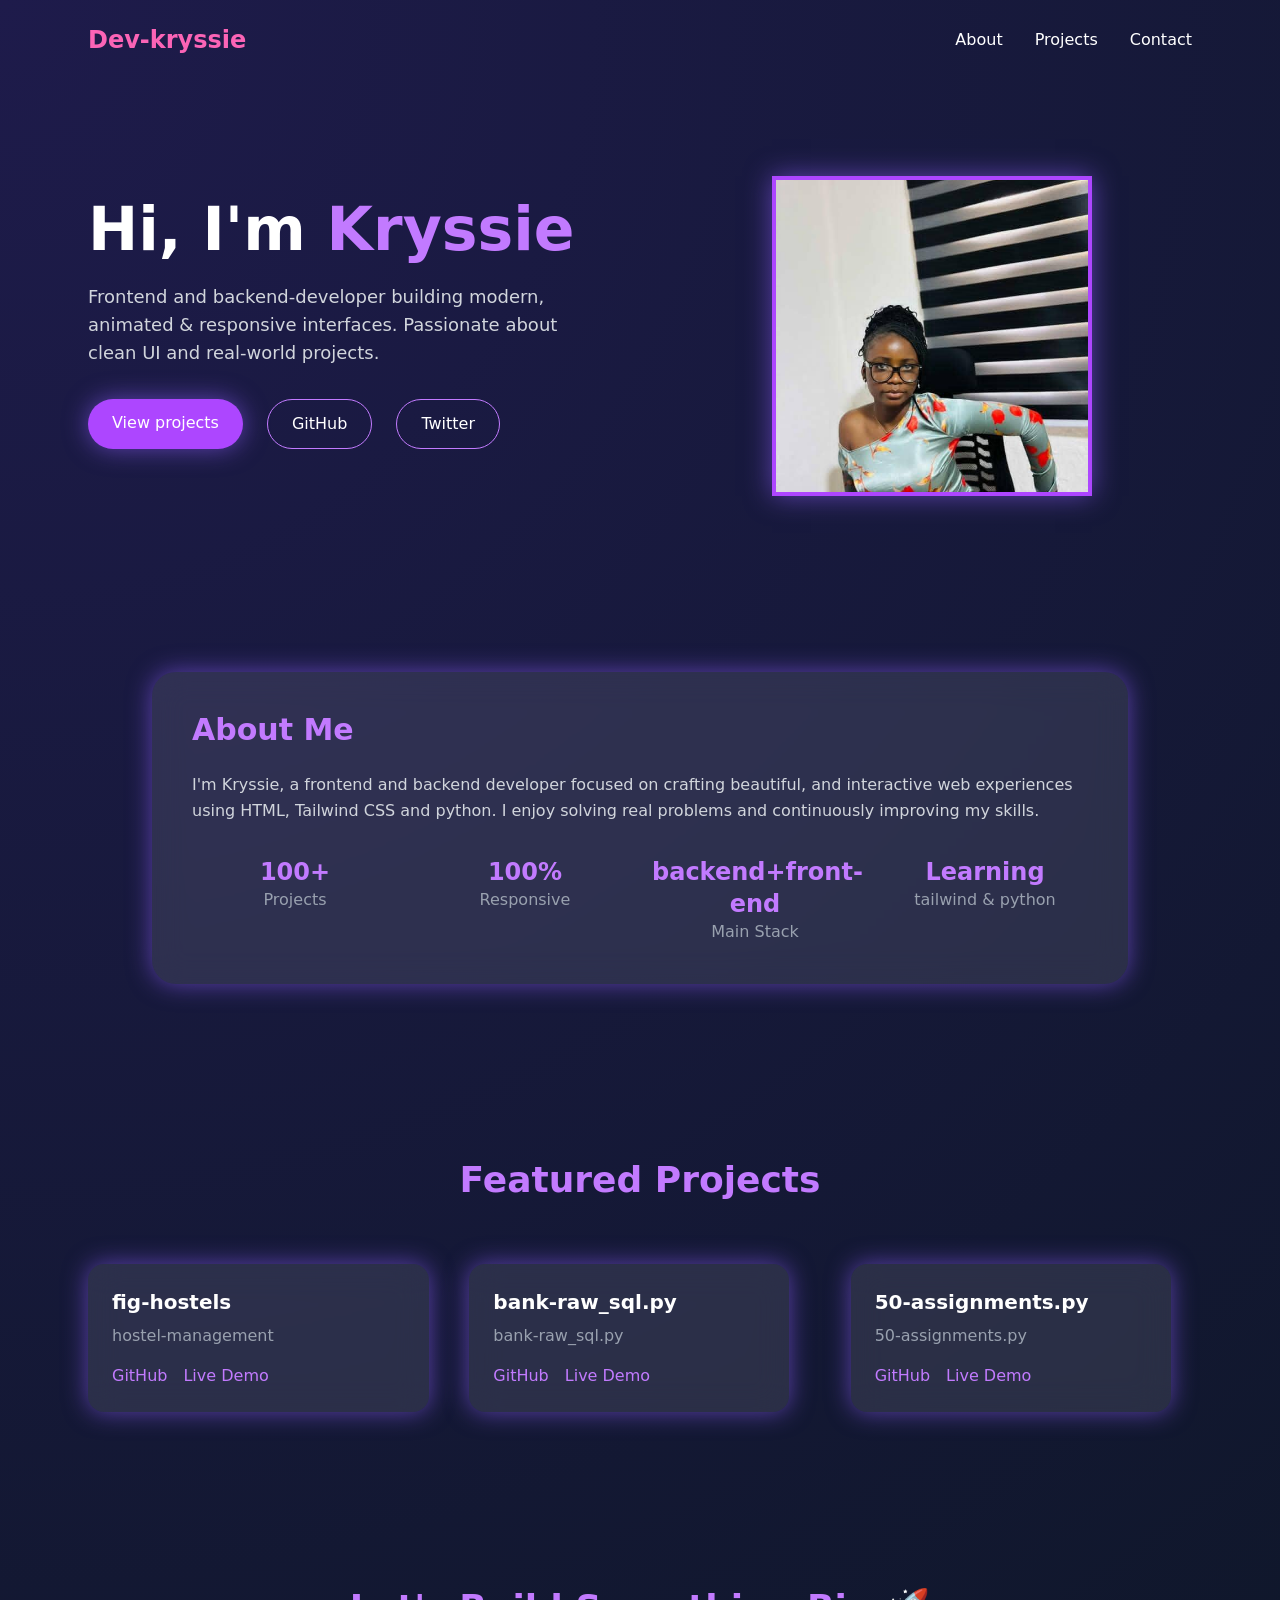
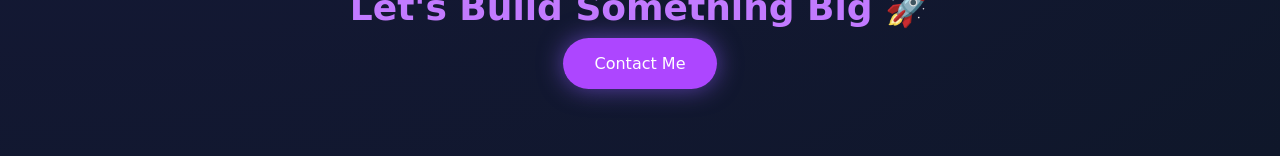
<file: index.html>
<!doctype html>
<html>
<head>
  <meta charset="UTF-8">
  <meta name="viewport" content="width=device-width, initial-scale=1.0">
  <link href="src/output.css" rel="stylesheet">
</head>
<body>

  <style>
    body {
      background: radial-gradient(circle at top left, #1e1b4b, #0f172a);
    }

    .glow {
      box-shadow: 0 0 25px rgba(139, 92, 246, 0.6);
    }

    .floating {
      animation: float 4s ease-in-out infinite;
    }

    @keyframes float {
      0%,100% { transform: translateY(0); }
      50% { transform: translateY(-15px); }
    }
  </style>
</head>

<body class="text-white">

<!-- NAVBAR -->
<nav class="max-w-6xl mx-auto p-6 flex justify-between items-center">
  <h1 class="text-2xl font-bold text-pink-400">Dev-kryssie</h1>

  <div class="hidden md:flex gap-8">
    <a href="#about" class="hover:text-purple-400">About</a>
    <a href="#projects" class="hover:text-purple-400">Projects</a>
    <a href="#contact" class="hover:text-purple-400">Contact</a>
  </div>
</nav>

<!-- HERO -->
<section class="max-w-6xl mx-auto px-6 py-24 flex flex-col md:flex-row items-center gap-16">

  <!-- TEXT -->
  <div class="md:w-1/2" data-aos="fade-right">
    <h2 class="text-5xl md:text-6xl font-bold mb-6">
      Hi, I'm <span class="text-purple-400">Kryssie</span>
    </h2>

    <p class="text-gray-300 text-lg mb-8">
      Frontend and backend-developer building modern, animated & responsive interfaces.
      Passionate about clean UI and real-world projects.
    </p>

    <div class="flex gap-6">
      <a href="#projects"
         class="bg-purple-500 px-6 py-3 rounded-full glow hover:bg-purple-600 transition">
         View projects
      </a>

      <a href="https://github.com/devkryssie"
         target="_blank"
         class="border border-purple-400 px-6 py-3 rounded-full hover:bg-purple-400 hover:text-black transition">
         GitHub
      </a>
            <a href="https://twitter.com/christabel"
         target="_blank"
         class="border border-purple-400 px-6 py-3 rounded-full hover:bg-purple-400 hover:text-black transition">
         Twitter
      </a>
    </div>

    <!-- ICON LINKS -->
    <div class="flex gap-6 mt-6 text-2xl">
      <a href="https://github.com/christabel" target="_blank" class="hover:text-purple-400">
        <i class="fab fa-github"></i>
      </a>
      <a href="https://vercel.com/christabel" target="_blank" class="hover:text-purple-400">
        <i class="fas fa-globe"></i>
      </a>
    </div>
  </div>

  <!-- IMAGE -->
  <div class="md:w-1/2 flex justify-center" data-aos="fade-left">
    <img src="/assets/header/port.jfif"
         alt="Kryssie"
         class="w-80 h-80 object-cover  border-4 border-purple-500 glow floating">
  </div>

</section>

<!-- ABOUT -->
<section id="about" class="max-w-5xl mx-auto px-6 py-20">

  <div class="bg-white/10 backdrop-blur-lg p-10 rounded-3xl glow" data-aos="fade-up">
    <h2 class="text-3xl font-bold text-purple-400 mb-6">About Me</h2>

    <p class="text-gray-300 leading-relaxed mb-8">
      I'm Kryssie, a frontend and backend developer focused on crafting beautiful,
       and interactive web experiences using HTML, Tailwind CSS
      and python. I enjoy solving real problems and continuously improving
      my skills.
    </p>

    <!-- STATS -->
    <div class="grid grid-cols-2 md:grid-cols-4 gap-6 text-center">
      <div>
        <h4 class="text-2xl font-bold text-purple-400">100+</h4>
        <p class="text-gray-400">Projects</p>
      </div>
      <div>
        <h4 class="text-2xl font-bold text-purple-400">100%</h4>
        <p class="text-gray-400">Responsive</p>
      </div>
      <div>
        <h4 class="text-2xl font-bold text-purple-400">backend+front-end</h4>
        <p class="text-gray-400">Main Stack</p>
      </div>
      <div>
        <h4 class="text-2xl font-bold text-purple-400">Learning</h4>
        <p class="text-gray-400">tailwind & python</p>
      </div>
    </div>
  </div>

</section>

<!-- PROJECTS -->
<section id="projects" class="max-w-6xl mx-auto px-6 py-24">

  <h2 class="text-4xl font-bold text-center text-purple-400 mb-16"
      data-aos="fade-up">
      Featured Projects
  </h2>

  <div class="grid md:grid-cols-3 gap-10">

    <!-- PROJECT CARD -->
    <div class="bg-white/10 backdrop-blur-lg p-6 rounded-2xl hover:scale-105 transition glow"
         data-aos="zoom-in">
      


      <h3 class="text-xl font-semibold mb-2">fig-hostels</h3>

      <p class="text-gray-400 mb-4">
        hostel-management
      </p>

      <div class="flex gap-4">
        <a href="https://github.com/devkryssie/fig-hostels"
           target="_blank"
           class="text-purple-400 hover:underline">
           GitHub
        </a>
        <a href="https://fig-hostels.vercel.app"
           target="_blank"
           class="text-purple-400 hover:underline">
           Live Demo
        </a>
      </div>
      
    </div>

      <div class="grid md:grid-cols-3 gap-10">

    <!-- PROJECT CARD -->
    <div class="bg-white/10 backdrop-blur-lg w-80 p-6 rounded-2xl hover:scale-105 transition glow"
         data-aos="zoom-in">
      


      <h3 class="text-xl font-semibold mb-2">bank-raw_sql.py</h3>

      <p class="text-gray-400 mb-4">
        bank-raw_sql.py
      </p>

      <div class="flex gap-4">
        <a href="https://github.com/devkryssie/bank-raw_sql"
           target="_blank"
           class="text-purple-400 hover:underline">
           GitHub
        </a>
        <a href="https://christabel.vercel.app"
           target="_blank"
           class="text-purple-400 hover:underline">
           Live Demo
        </a>
      </div>
      
    </div>
  </div>
    <div class="grid md:grid-cols-3 gap-10">

    <!-- PROJECT CARD -->
    <div class="bg-white/10 backdrop-blur-lg p-6 rounded-2xl w-80 hover:scale-105 transition glow"
         data-aos="zoom-in">
      


      <h3 class="text-xl font-semibold mb-2">50-assignments.py</h3>

      <p class="text-gray-400 mb-4">
        50-assignments.py
      </p>

      <div class="flex gap-4">
        <a href="https://github.com/devkryssie/50-assignments.py"
           target="_blank"
           class="text-purple-400 hover:underline">
           GitHub
        </a>
        <a href="https://christabel.vercel.app"
           target="_blank"
           class="text-purple-400 hover:underline">
           Live Demo
        </a>
      </div>
      
    </div>
</section>

<!-- CONTACT -->
<section id="contact" class="text-center py-20">
  <h2 class="text-4xl font-bold text-purple-400 mb-6"
      data-aos="fade-up">
      Let's Build Something Big 🚀
  </h2>

  <a href="src/contact.html"
     class="bg-purple-500 px-8 py-4 rounded-full glow hover:bg-purple-600 transition">
     Contact Me
  </a>
</section>

<script>
  AOS.init({
    duration: 1000,
    once: true
  });
</script>


</body>
</html>
</file>
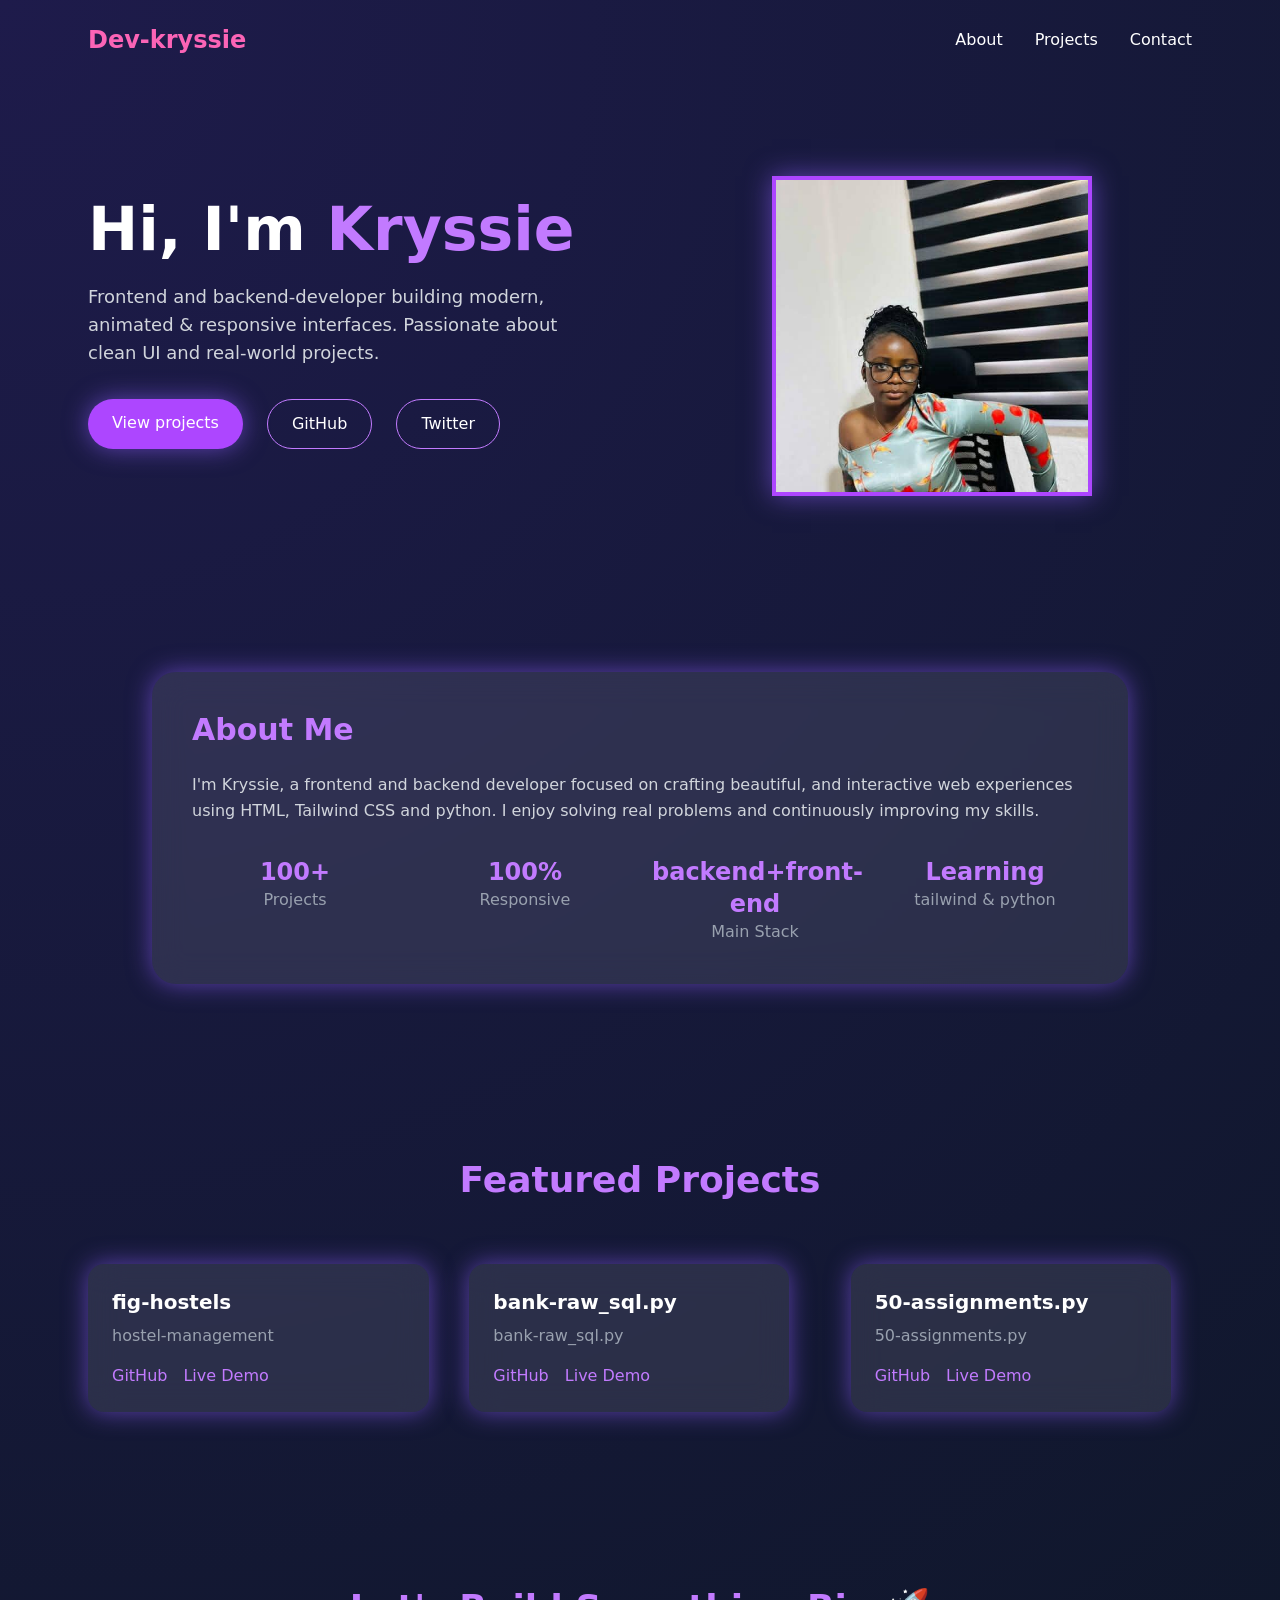
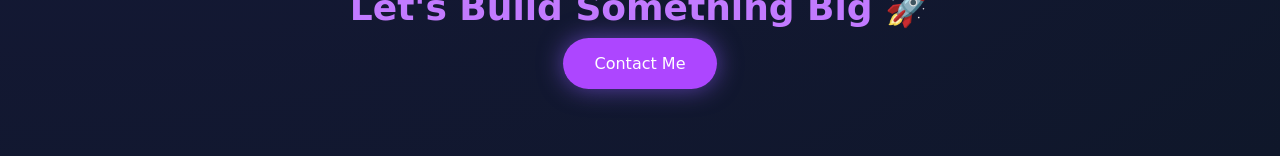
<file: src/index.html>
<!doctype html>
<html>
<head>
  <meta charset="UTF-8">
  <meta name="viewport" content="width=device-width, initial-scale=1.0">
  <link href="./output.css" rel="stylesheet">
</head>
<body>

  <style>
    body {
      background: radial-gradient(circle at top left, #1e1b4b, #0f172a);
    }

    .glow {
      box-shadow: 0 0 25px rgba(139, 92, 246, 0.6);
    }

    .floating {
      animation: float 4s ease-in-out infinite;
    }

    @keyframes float {
      0%,100% { transform: translateY(0); }
      50% { transform: translateY(-15px); }
    }
  </style>
</head>

<body class="text-white">

<!-- NAVBAR -->
<nav class="max-w-6xl mx-auto p-6 flex justify-between items-center">
  <h1 class="text-2xl font-bold text-pink-400">Dev-kryssie</h1>

  <div class="hidden md:flex gap-8">
    <a href="#about" class="hover:text-purple-400">About</a>
    <a href="#projects" class="hover:text-purple-400">Projects</a>
    <a href="#contact" class="hover:text-purple-400">Contact</a>
  </div>
</nav>

<!-- HERO -->
<section class="max-w-6xl mx-auto px-6 py-24 flex flex-col md:flex-row items-center gap-16">

  <!-- TEXT -->
  <div class="md:w-1/2" data-aos="fade-right">
    <h2 class="text-5xl md:text-6xl font-bold mb-6">
      Hi, I'm <span class="text-purple-400">Kryssie</span>
    </h2>

    <p class="text-gray-300 text-lg mb-8">
      Frontend and backend-developer building modern, animated & responsive interfaces.
      Passionate about clean UI and real-world projects.
    </p>

    <div class="flex gap-6">
      <a href="#projects"
         class="bg-purple-500 px-6 py-3 rounded-full glow hover:bg-purple-600 transition">
         View projects
      </a>

      <a href="https://github.com/devkryssie"
         target="_blank"
         class="border border-purple-400 px-6 py-3 rounded-full hover:bg-purple-400 hover:text-black transition">
         GitHub
      </a>
            <a href="https://twitter.com/christabel"
         target="_blank"
         class="border border-purple-400 px-6 py-3 rounded-full hover:bg-purple-400 hover:text-black transition">
         Twitter
      </a>
    </div>

    <!-- ICON LINKS -->
    <div class="flex gap-6 mt-6 text-2xl">
      <a href="https://github.com/christabel" target="_blank" class="hover:text-purple-400">
        <i class="fab fa-github"></i>
      </a>
      <a href="https://vercel.com/christabel" target="_blank" class="hover:text-purple-400">
        <i class="fas fa-globe"></i>
      </a>
    </div>
  </div>

  <!-- IMAGE -->
  <div class="md:w-1/2 flex justify-center" data-aos="fade-left">
    <img src="/assets/header/port.jfif"
         alt="Kryssie"
         class="w-80 h-80 object-cover  border-4 border-purple-500 glow floating">
  </div>

</section>

<!-- ABOUT -->
<section id="about" class="max-w-5xl mx-auto px-6 py-20">

  <div class="bg-white/10 backdrop-blur-lg p-10 rounded-3xl glow" data-aos="fade-up">
    <h2 class="text-3xl font-bold text-purple-400 mb-6">About Me</h2>

    <p class="text-gray-300 leading-relaxed mb-8">
      I'm Kryssie, a frontend and backend developer focused on crafting beautiful,
       and interactive web experiences using HTML, Tailwind CSS
      and python. I enjoy solving real problems and continuously improving
      my skills.
    </p>

    <!-- STATS -->
    <div class="grid grid-cols-2 md:grid-cols-4 gap-6 text-center">
      <div>
        <h4 class="text-2xl font-bold text-purple-400">100+</h4>
        <p class="text-gray-400">Projects</p>
      </div>
      <div>
        <h4 class="text-2xl font-bold text-purple-400">100%</h4>
        <p class="text-gray-400">Responsive</p>
      </div>
      <div>
        <h4 class="text-2xl font-bold text-purple-400">backend+front-end</h4>
        <p class="text-gray-400">Main Stack</p>
      </div>
      <div>
        <h4 class="text-2xl font-bold text-purple-400">Learning</h4>
        <p class="text-gray-400">tailwind & python</p>
      </div>
    </div>
  </div>

</section>

<!-- PROJECTS -->
<section id="projects" class="max-w-6xl mx-auto px-6 py-24">

  <h2 class="text-4xl font-bold text-center text-purple-400 mb-16"
      data-aos="fade-up">
      Featured Projects
  </h2>

  <div class="grid md:grid-cols-3 gap-10">

    <!-- PROJECT CARD -->
    <div class="bg-white/10 backdrop-blur-lg p-6 rounded-2xl hover:scale-105 transition glow"
         data-aos="zoom-in">
      


      <h3 class="text-xl font-semibold mb-2">fig-hostels</h3>

      <p class="text-gray-400 mb-4">
        hostel-management
      </p>

      <div class="flex gap-4">
        <a href="https://github.com/devkryssie/fig-hostels"
           target="_blank"
           class="text-purple-400 hover:underline">
           GitHub
        </a>
        <a href="https://fig-hostels.vercel.app"
           target="_blank"
           class="text-purple-400 hover:underline">
           Live Demo
        </a>
      </div>
      
    </div>

      <div class="grid md:grid-cols-3 gap-10">

    <!-- PROJECT CARD -->
    <div class="bg-white/10 backdrop-blur-lg w-80 p-6 rounded-2xl hover:scale-105 transition glow"
         data-aos="zoom-in">
      


      <h3 class="text-xl font-semibold mb-2">bank-raw_sql.py</h3>

      <p class="text-gray-400 mb-4">
        bank-raw_sql.py
      </p>

      <div class="flex gap-4">
        <a href="https://github.com/devkryssie/bank-raw_sql"
           target="_blank"
           class="text-purple-400 hover:underline">
           GitHub
        </a>
        <a href="https://christabel.vercel.app"
           target="_blank"
           class="text-purple-400 hover:underline">
           Live Demo
        </a>
      </div>
      
    </div>
  </div>
    <div class="grid md:grid-cols-3 gap-10">

    <!-- PROJECT CARD -->
    <div class="bg-white/10 backdrop-blur-lg p-6 rounded-2xl w-80 hover:scale-105 transition glow"
         data-aos="zoom-in">
      


      <h3 class="text-xl font-semibold mb-2">50-assignments.py</h3>

      <p class="text-gray-400 mb-4">
        50-assignments.py
      </p>

      <div class="flex gap-4">
        <a href="https://github.com/devkryssie/50-assignments.py"
           target="_blank"
           class="text-purple-400 hover:underline">
           GitHub
        </a>
        <a href="https://christabel.vercel.app"
           target="_blank"
           class="text-purple-400 hover:underline">
           Live Demo
        </a>
      </div>
      
    </div>
</section>

<!-- CONTACT -->
<section id="contact" class="text-center py-20">
  <h2 class="text-4xl font-bold text-purple-400 mb-6"
      data-aos="fade-up">
      Let's Build Something Big 🚀
  </h2>

  <a href="contact.html"
     class="bg-purple-500 px-8 py-4 rounded-full glow hover:bg-purple-600 transition">
     Contact Me
  </a>
</section>

<script>
  AOS.init({
    duration: 1000,
    once: true
  });
</script>


</body>
</html>
</file>
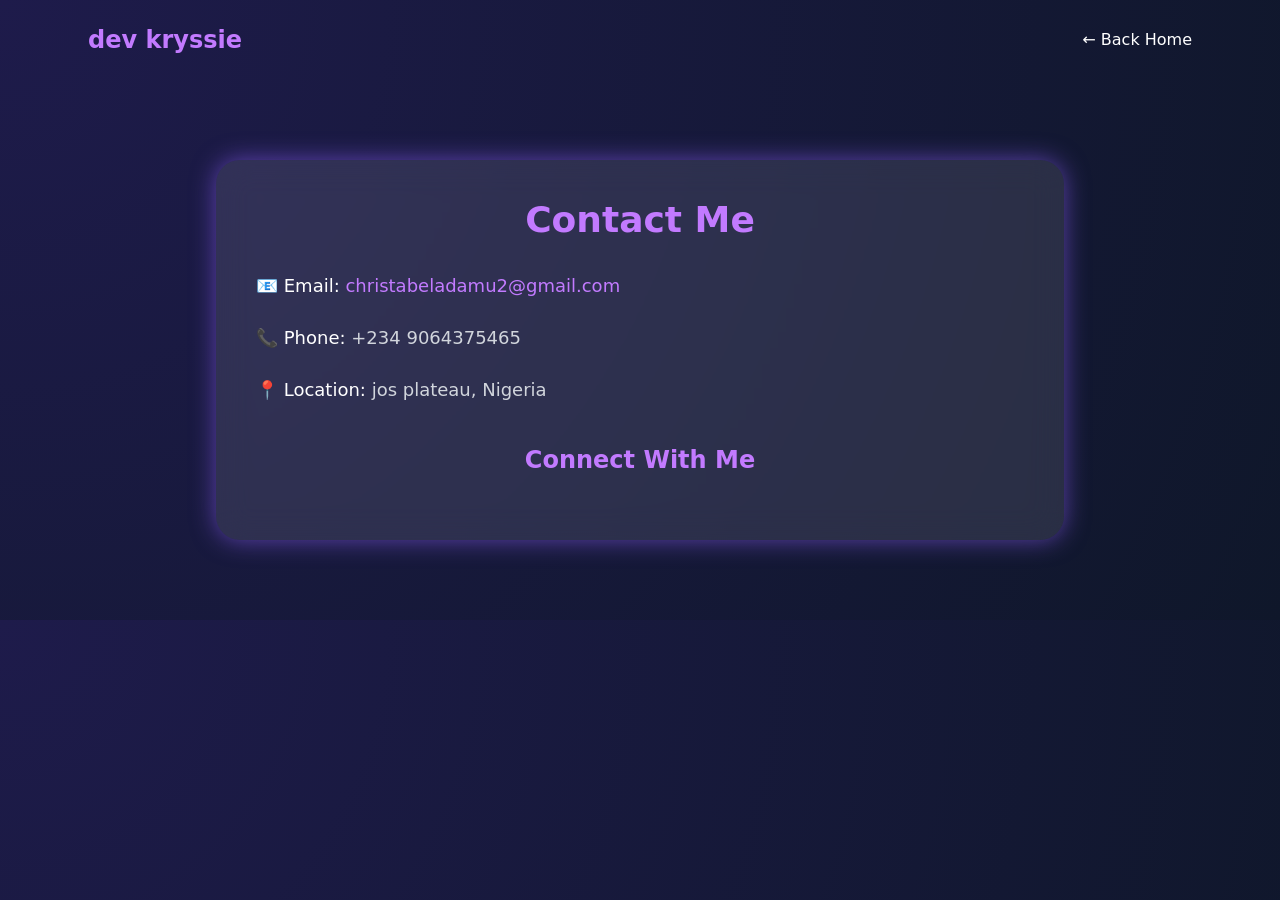
<file: src/contact.html>
<!doctype html>
<html>
<head>
  <meta charset="UTF-8">
  <meta name="viewport" content="width=device-width, initial-scale=1.0">
  <link href="output.css" rel="stylesheet">
</head>
<body>

  <style>
    body {
      background: radial-gradient(circle at top left, #1e1b4b, #0f172a);
    }

    .glow {
      box-shadow: 0 0 25px rgba(139, 92, 246, 0.6);
    }
  </style>
</head>

<body class="text-white">

<!-- NAVBAR -->
<nav class="max-w-6xl mx-auto p-6 flex justify-between items-center">
  <h1 class="text-2xl font-bold text-purple-400">dev kryssie</h1>
  <a href="/index.html" class="hover:text-white">← Back Home</a>
</nav>

<!-- CONTACT SECTION -->
<section class="max-w-4xl mx-auto px-6 py-20">

  <div class="bg-white/10 backdrop-blur-lg p-10 rounded-3xl glow"
       data-aos="fade-up">

    <h2 class="text-4xl font-bold text-purple-400 mb-8 text-center">
      Contact Me
    </h2>

    <!-- CONTACT DETAILS -->
    <div class="space-y-6 text-lg">

      <p>
        📧 Email:
        <a href="mailto:christabeladamu2@gmail.com"
           class="text-purple-400 hover:underline">
           christabeladamu2@gmail.com
        </a>
      </p>

      <p>
        📞 Phone:
        <span class="text-gray-300">+234 9064375465</span>
      </p>

      <p>
        📍 Location:
        <span class="text-gray-300">jos plateau, Nigeria</span>
      </p>

    </div>

    <!-- SOCIAL MEDIA -->
    <div class="mt-10 text-center">
      <h3 class="text-2xl font-semibold mb-6 text-purple-400">
        Connect With Me
      </h3>

      <div class="flex justify-center gap-8 text-3xl">

        <a href="https://twitter.com/christabel"
           target="_blank"
           class="hover:text-purple-400 transition">
          <i class="fab fa-twitter"></i>
        </a>

        <a href="https://instagram.com/dev_kryssie"
           target="_blank"
           class="hover:text-purple-400 transition">
          <i class="fab fa-instagram"></i>
        </a>

        <a href="https://github.com/devkryssie"
           target="_blank"
           class="hover:text-purple-400 transition">
          <i class="fab fa-github"></i>
        </a>

      </div>
    </div>

  </div>

</section>

<script>
  AOS.init({
    duration: 1000,
    once: true
  });
</script>

</body>
</html>
</file>
<file: src/output.css>
/*! tailwindcss v4.2.1 | MIT License | https://tailwindcss.com */
@layer properties;
@layer theme, base, components, utilities;
@layer theme {
  :root, :host {
    --font-sans: ui-sans-serif, system-ui, sans-serif, "Apple Color Emoji",
      "Segoe UI Emoji", "Segoe UI Symbol", "Noto Color Emoji";
    --font-mono: ui-monospace, SFMono-Regular, Menlo, Monaco, Consolas, "Liberation Mono",
      "Courier New", monospace;
    --color-purple-400: oklch(71.4% 0.203 305.504);
    --color-purple-500: oklch(62.7% 0.265 303.9);
    --color-purple-600: oklch(55.8% 0.288 302.321);
    --color-pink-400: oklch(71.8% 0.202 349.761);
    --color-gray-300: oklch(87.2% 0.01 258.338);
    --color-gray-400: oklch(70.7% 0.022 261.325);
    --color-black: #000;
    --color-white: #fff;
    --spacing: 0.25rem;
    --container-4xl: 56rem;
    --container-5xl: 64rem;
    --container-6xl: 72rem;
    --text-lg: 1.125rem;
    --text-lg--line-height: calc(1.75 / 1.125);
    --text-xl: 1.25rem;
    --text-xl--line-height: calc(1.75 / 1.25);
    --text-2xl: 1.5rem;
    --text-2xl--line-height: calc(2 / 1.5);
    --text-3xl: 1.875rem;
    --text-3xl--line-height: calc(2.25 / 1.875);
    --text-4xl: 2.25rem;
    --text-4xl--line-height: calc(2.5 / 2.25);
    --text-5xl: 3rem;
    --text-5xl--line-height: 1;
    --text-6xl: 3.75rem;
    --text-6xl--line-height: 1;
    --font-weight-semibold: 600;
    --font-weight-bold: 700;
    --leading-relaxed: 1.625;
    --radius-xl: 0.75rem;
    --radius-2xl: 1rem;
    --radius-3xl: 1.5rem;
    --ease-in-out: cubic-bezier(0.4, 0, 0.2, 1);
    --blur-lg: 16px;
    --default-transition-duration: 150ms;
    --default-transition-timing-function: cubic-bezier(0.4, 0, 0.2, 1);
    --default-font-family: var(--font-sans);
    --default-mono-font-family: var(--font-mono);
  }
}
@layer base {
  *, ::after, ::before, ::backdrop, ::file-selector-button {
    box-sizing: border-box;
    margin: 0;
    padding: 0;
    border: 0 solid;
  }
  html, :host {
    line-height: 1.5;
    -webkit-text-size-adjust: 100%;
    tab-size: 4;
    font-family: var(--default-font-family, ui-sans-serif, system-ui, sans-serif, "Apple Color Emoji", "Segoe UI Emoji", "Segoe UI Symbol", "Noto Color Emoji");
    font-feature-settings: var(--default-font-feature-settings, normal);
    font-variation-settings: var(--default-font-variation-settings, normal);
    -webkit-tap-highlight-color: transparent;
  }
  hr {
    height: 0;
    color: inherit;
    border-top-width: 1px;
  }
  abbr:where([title]) {
    -webkit-text-decoration: underline dotted;
    text-decoration: underline dotted;
  }
  h1, h2, h3, h4, h5, h6 {
    font-size: inherit;
    font-weight: inherit;
  }
  a {
    color: inherit;
    -webkit-text-decoration: inherit;
    text-decoration: inherit;
  }
  b, strong {
    font-weight: bolder;
  }
  code, kbd, samp, pre {
    font-family: var(--default-mono-font-family, ui-monospace, SFMono-Regular, Menlo, Monaco, Consolas, "Liberation Mono", "Courier New", monospace);
    font-feature-settings: var(--default-mono-font-feature-settings, normal);
    font-variation-settings: var(--default-mono-font-variation-settings, normal);
    font-size: 1em;
  }
  small {
    font-size: 80%;
  }
  sub, sup {
    font-size: 75%;
    line-height: 0;
    position: relative;
    vertical-align: baseline;
  }
  sub {
    bottom: -0.25em;
  }
  sup {
    top: -0.5em;
  }
  table {
    text-indent: 0;
    border-color: inherit;
    border-collapse: collapse;
  }
  :-moz-focusring {
    outline: auto;
  }
  progress {
    vertical-align: baseline;
  }
  summary {
    display: list-item;
  }
  ol, ul, menu {
    list-style: none;
  }
  img, svg, video, canvas, audio, iframe, embed, object {
    display: block;
    vertical-align: middle;
  }
  img, video {
    max-width: 100%;
    height: auto;
  }
  button, input, select, optgroup, textarea, ::file-selector-button {
    font: inherit;
    font-feature-settings: inherit;
    font-variation-settings: inherit;
    letter-spacing: inherit;
    color: inherit;
    border-radius: 0;
    background-color: transparent;
    opacity: 1;
  }
  :where(select:is([multiple], [size])) optgroup {
    font-weight: bolder;
  }
  :where(select:is([multiple], [size])) optgroup option {
    padding-inline-start: 20px;
  }
  ::file-selector-button {
    margin-inline-end: 4px;
  }
  ::placeholder {
    opacity: 1;
  }
  @supports (not (-webkit-appearance: -apple-pay-button))  or (contain-intrinsic-size: 1px) {
    ::placeholder {
      color: currentcolor;
      @supports (color: color-mix(in lab, red, red)) {
        color: color-mix(in oklab, currentcolor 50%, transparent);
      }
    }
  }
  textarea {
    resize: vertical;
  }
  ::-webkit-search-decoration {
    -webkit-appearance: none;
  }
  ::-webkit-date-and-time-value {
    min-height: 1lh;
    text-align: inherit;
  }
  ::-webkit-datetime-edit {
    display: inline-flex;
  }
  ::-webkit-datetime-edit-fields-wrapper {
    padding: 0;
  }
  ::-webkit-datetime-edit, ::-webkit-datetime-edit-year-field, ::-webkit-datetime-edit-month-field, ::-webkit-datetime-edit-day-field, ::-webkit-datetime-edit-hour-field, ::-webkit-datetime-edit-minute-field, ::-webkit-datetime-edit-second-field, ::-webkit-datetime-edit-millisecond-field, ::-webkit-datetime-edit-meridiem-field {
    padding-block: 0;
  }
  ::-webkit-calendar-picker-indicator {
    line-height: 1;
  }
  :-moz-ui-invalid {
    box-shadow: none;
  }
  button, input:where([type="button"], [type="reset"], [type="submit"]), ::file-selector-button {
    appearance: button;
  }
  ::-webkit-inner-spin-button, ::-webkit-outer-spin-button {
    height: auto;
  }
  [hidden]:where(:not([hidden="until-found"])) {
    display: none !important;
  }
}
@layer utilities {
  .mx-auto {
    margin-inline: auto;
  }
  .mt-6 {
    margin-top: calc(var(--spacing) * 6);
  }
  .mt-10 {
    margin-top: calc(var(--spacing) * 10);
  }
  .mb-2 {
    margin-bottom: calc(var(--spacing) * 2);
  }
  .mb-4 {
    margin-bottom: calc(var(--spacing) * 4);
  }
  .mb-6 {
    margin-bottom: calc(var(--spacing) * 6);
  }
  .mb-8 {
    margin-bottom: calc(var(--spacing) * 8);
  }
  .mb-16 {
    margin-bottom: calc(var(--spacing) * 16);
  }
  .flex {
    display: flex;
  }
  .grid {
    display: grid;
  }
  .hidden {
    display: none;
  }
  .table {
    display: table;
  }
  .h-7 {
    height: calc(var(--spacing) * 7);
  }
  .h-8 {
    height: calc(var(--spacing) * 8);
  }
  .h-72 {
    height: calc(var(--spacing) * 72);
  }
  .h-80 {
    height: calc(var(--spacing) * 80);
  }
  .w-1 {
    width: calc(var(--spacing) * 1);
  }
  .w-7 {
    width: calc(var(--spacing) * 7);
  }
  .w-8 {
    width: calc(var(--spacing) * 8);
  }
  .w-10 {
    width: calc(var(--spacing) * 10);
  }
  .w-72 {
    width: calc(var(--spacing) * 72);
  }
  .w-80 {
    width: calc(var(--spacing) * 80);
  }
  .w-100 {
    width: calc(var(--spacing) * 100);
  }
  .max-w-4xl {
    max-width: var(--container-4xl);
  }
  .max-w-5xl {
    max-width: var(--container-5xl);
  }
  .max-w-6xl {
    max-width: var(--container-6xl);
  }
  .border-collapse {
    border-collapse: collapse;
  }
  .transform {
    transform: var(--tw-rotate-x,) var(--tw-rotate-y,) var(--tw-rotate-z,) var(--tw-skew-x,) var(--tw-skew-y,);
  }
  .resize {
    resize: both;
  }
  .grid-cols-2 {
    grid-template-columns: repeat(2, minmax(0, 1fr));
  }
  .flex-col {
    flex-direction: column;
  }
  .items-center {
    align-items: center;
  }
  .justify-between {
    justify-content: space-between;
  }
  .justify-center {
    justify-content: center;
  }
  .gap-4 {
    gap: calc(var(--spacing) * 4);
  }
  .gap-6 {
    gap: calc(var(--spacing) * 6);
  }
  .gap-8 {
    gap: calc(var(--spacing) * 8);
  }
  .gap-10 {
    gap: calc(var(--spacing) * 10);
  }
  .gap-16 {
    gap: calc(var(--spacing) * 16);
  }
  .space-y-6 {
    :where(& > :not(:last-child)) {
      --tw-space-y-reverse: 0;
      margin-block-start: calc(calc(var(--spacing) * 6) * var(--tw-space-y-reverse));
      margin-block-end: calc(calc(var(--spacing) * 6) * calc(1 - var(--tw-space-y-reverse)));
    }
  }
  .rounded-2xl {
    border-radius: var(--radius-2xl);
  }
  .rounded-3xl {
    border-radius: var(--radius-3xl);
  }
  .rounded-full {
    border-radius: calc(infinity * 1px);
  }
  .rounded-xl {
    border-radius: var(--radius-xl);
  }
  .border {
    border-style: var(--tw-border-style);
    border-width: 1px;
  }
  .border-4 {
    border-style: var(--tw-border-style);
    border-width: 4px;
  }
  .border-purple-400 {
    border-color: var(--color-purple-400);
  }
  .border-purple-500 {
    border-color: var(--color-purple-500);
  }
  .bg-purple-500 {
    background-color: var(--color-purple-500);
  }
  .bg-white {
    background-color: var(--color-white);
  }
  .bg-white\/10 {
    background-color: color-mix(in srgb, #fff 10%, transparent);
    @supports (color: color-mix(in lab, red, red)) {
      background-color: color-mix(in oklab, var(--color-white) 10%, transparent);
    }
  }
  .object-cover {
    object-fit: cover;
  }
  .p-6 {
    padding: calc(var(--spacing) * 6);
  }
  .p-10 {
    padding: calc(var(--spacing) * 10);
  }
  .px-6 {
    padding-inline: calc(var(--spacing) * 6);
  }
  .px-8 {
    padding-inline: calc(var(--spacing) * 8);
  }
  .py-3 {
    padding-block: calc(var(--spacing) * 3);
  }
  .py-4 {
    padding-block: calc(var(--spacing) * 4);
  }
  .py-20 {
    padding-block: calc(var(--spacing) * 20);
  }
  .py-24 {
    padding-block: calc(var(--spacing) * 24);
  }
  .text-center {
    text-align: center;
  }
  .text-2xl {
    font-size: var(--text-2xl);
    line-height: var(--tw-leading, var(--text-2xl--line-height));
  }
  .text-3xl {
    font-size: var(--text-3xl);
    line-height: var(--tw-leading, var(--text-3xl--line-height));
  }
  .text-4xl {
    font-size: var(--text-4xl);
    line-height: var(--tw-leading, var(--text-4xl--line-height));
  }
  .text-5xl {
    font-size: var(--text-5xl);
    line-height: var(--tw-leading, var(--text-5xl--line-height));
  }
  .text-lg {
    font-size: var(--text-lg);
    line-height: var(--tw-leading, var(--text-lg--line-height));
  }
  .text-xl {
    font-size: var(--text-xl);
    line-height: var(--tw-leading, var(--text-xl--line-height));
  }
  .leading-relaxed {
    --tw-leading: var(--leading-relaxed);
    line-height: var(--leading-relaxed);
  }
  .font-bold {
    --tw-font-weight: var(--font-weight-bold);
    font-weight: var(--font-weight-bold);
  }
  .font-semibold {
    --tw-font-weight: var(--font-weight-semibold);
    font-weight: var(--font-weight-semibold);
  }
  .text-gray-300 {
    color: var(--color-gray-300);
  }
  .text-gray-400 {
    color: var(--color-gray-400);
  }
  .text-pink-400 {
    color: var(--color-pink-400);
  }
  .text-purple-400 {
    color: var(--color-purple-400);
  }
  .text-white {
    color: var(--color-white);
  }
  .underline {
    text-decoration-line: underline;
  }
  .outline {
    outline-style: var(--tw-outline-style);
    outline-width: 1px;
  }
  .backdrop-blur-lg {
    --tw-backdrop-blur: blur(var(--blur-lg));
    -webkit-backdrop-filter: var(--tw-backdrop-blur,) var(--tw-backdrop-brightness,) var(--tw-backdrop-contrast,) var(--tw-backdrop-grayscale,) var(--tw-backdrop-hue-rotate,) var(--tw-backdrop-invert,) var(--tw-backdrop-opacity,) var(--tw-backdrop-saturate,) var(--tw-backdrop-sepia,);
    backdrop-filter: var(--tw-backdrop-blur,) var(--tw-backdrop-brightness,) var(--tw-backdrop-contrast,) var(--tw-backdrop-grayscale,) var(--tw-backdrop-hue-rotate,) var(--tw-backdrop-invert,) var(--tw-backdrop-opacity,) var(--tw-backdrop-saturate,) var(--tw-backdrop-sepia,);
  }
  .backdrop-filter {
    -webkit-backdrop-filter: var(--tw-backdrop-blur,) var(--tw-backdrop-brightness,) var(--tw-backdrop-contrast,) var(--tw-backdrop-grayscale,) var(--tw-backdrop-hue-rotate,) var(--tw-backdrop-invert,) var(--tw-backdrop-opacity,) var(--tw-backdrop-saturate,) var(--tw-backdrop-sepia,);
    backdrop-filter: var(--tw-backdrop-blur,) var(--tw-backdrop-brightness,) var(--tw-backdrop-contrast,) var(--tw-backdrop-grayscale,) var(--tw-backdrop-hue-rotate,) var(--tw-backdrop-invert,) var(--tw-backdrop-opacity,) var(--tw-backdrop-saturate,) var(--tw-backdrop-sepia,);
  }
  .transition {
    transition-property: color, background-color, border-color, outline-color, text-decoration-color, fill, stroke, --tw-gradient-from, --tw-gradient-via, --tw-gradient-to, opacity, box-shadow, transform, translate, scale, rotate, filter, -webkit-backdrop-filter, backdrop-filter, display, content-visibility, overlay, pointer-events;
    transition-timing-function: var(--tw-ease, var(--default-transition-timing-function));
    transition-duration: var(--tw-duration, var(--default-transition-duration));
  }
  .ease-in-out {
    --tw-ease: var(--ease-in-out);
    transition-timing-function: var(--ease-in-out);
  }
  .hover\:scale-105 {
    &:hover {
      @media (hover: hover) {
        --tw-scale-x: 105%;
        --tw-scale-y: 105%;
        --tw-scale-z: 105%;
        scale: var(--tw-scale-x) var(--tw-scale-y);
      }
    }
  }
  .hover\:bg-purple-400 {
    &:hover {
      @media (hover: hover) {
        background-color: var(--color-purple-400);
      }
    }
  }
  .hover\:bg-purple-600 {
    &:hover {
      @media (hover: hover) {
        background-color: var(--color-purple-600);
      }
    }
  }
  .hover\:text-black {
    &:hover {
      @media (hover: hover) {
        color: var(--color-black);
      }
    }
  }
  .hover\:text-purple-400 {
    &:hover {
      @media (hover: hover) {
        color: var(--color-purple-400);
      }
    }
  }
  .hover\:text-white {
    &:hover {
      @media (hover: hover) {
        color: var(--color-white);
      }
    }
  }
  .hover\:underline {
    &:hover {
      @media (hover: hover) {
        text-decoration-line: underline;
      }
    }
  }
  .md\:flex {
    @media (width >= 48rem) {
      display: flex;
    }
  }
  .md\:w-1\/2 {
    @media (width >= 48rem) {
      width: calc(1 / 2 * 100%);
    }
  }
  .md\:grid-cols-3 {
    @media (width >= 48rem) {
      grid-template-columns: repeat(3, minmax(0, 1fr));
    }
  }
  .md\:grid-cols-4 {
    @media (width >= 48rem) {
      grid-template-columns: repeat(4, minmax(0, 1fr));
    }
  }
  .md\:flex-row {
    @media (width >= 48rem) {
      flex-direction: row;
    }
  }
  .md\:text-6xl {
    @media (width >= 48rem) {
      font-size: var(--text-6xl);
      line-height: var(--tw-leading, var(--text-6xl--line-height));
    }
  }
}
@property --tw-rotate-x {
  syntax: "*";
  inherits: false;
}
@property --tw-rotate-y {
  syntax: "*";
  inherits: false;
}
@property --tw-rotate-z {
  syntax: "*";
  inherits: false;
}
@property --tw-skew-x {
  syntax: "*";
  inherits: false;
}
@property --tw-skew-y {
  syntax: "*";
  inherits: false;
}
@property --tw-space-y-reverse {
  syntax: "*";
  inherits: false;
  initial-value: 0;
}
@property --tw-border-style {
  syntax: "*";
  inherits: false;
  initial-value: solid;
}
@property --tw-leading {
  syntax: "*";
  inherits: false;
}
@property --tw-font-weight {
  syntax: "*";
  inherits: false;
}
@property --tw-outline-style {
  syntax: "*";
  inherits: false;
  initial-value: solid;
}
@property --tw-backdrop-blur {
  syntax: "*";
  inherits: false;
}
@property --tw-backdrop-brightness {
  syntax: "*";
  inherits: false;
}
@property --tw-backdrop-contrast {
  syntax: "*";
  inherits: false;
}
@property --tw-backdrop-grayscale {
  syntax: "*";
  inherits: false;
}
@property --tw-backdrop-hue-rotate {
  syntax: "*";
  inherits: false;
}
@property --tw-backdrop-invert {
  syntax: "*";
  inherits: false;
}
@property --tw-backdrop-opacity {
  syntax: "*";
  inherits: false;
}
@property --tw-backdrop-saturate {
  syntax: "*";
  inherits: false;
}
@property --tw-backdrop-sepia {
  syntax: "*";
  inherits: false;
}
@property --tw-ease {
  syntax: "*";
  inherits: false;
}
@property --tw-scale-x {
  syntax: "*";
  inherits: false;
  initial-value: 1;
}
@property --tw-scale-y {
  syntax: "*";
  inherits: false;
  initial-value: 1;
}
@property --tw-scale-z {
  syntax: "*";
  inherits: false;
  initial-value: 1;
}
@layer properties {
  @supports ((-webkit-hyphens: none) and (not (margin-trim: inline))) or ((-moz-orient: inline) and (not (color:rgb(from red r g b)))) {
    *, ::before, ::after, ::backdrop {
      --tw-rotate-x: initial;
      --tw-rotate-y: initial;
      --tw-rotate-z: initial;
      --tw-skew-x: initial;
      --tw-skew-y: initial;
      --tw-space-y-reverse: 0;
      --tw-border-style: solid;
      --tw-leading: initial;
      --tw-font-weight: initial;
      --tw-outline-style: solid;
      --tw-backdrop-blur: initial;
      --tw-backdrop-brightness: initial;
      --tw-backdrop-contrast: initial;
      --tw-backdrop-grayscale: initial;
      --tw-backdrop-hue-rotate: initial;
      --tw-backdrop-invert: initial;
      --tw-backdrop-opacity: initial;
      --tw-backdrop-saturate: initial;
      --tw-backdrop-sepia: initial;
      --tw-ease: initial;
      --tw-scale-x: 1;
      --tw-scale-y: 1;
      --tw-scale-z: 1;
    }
  }
}
</file>
